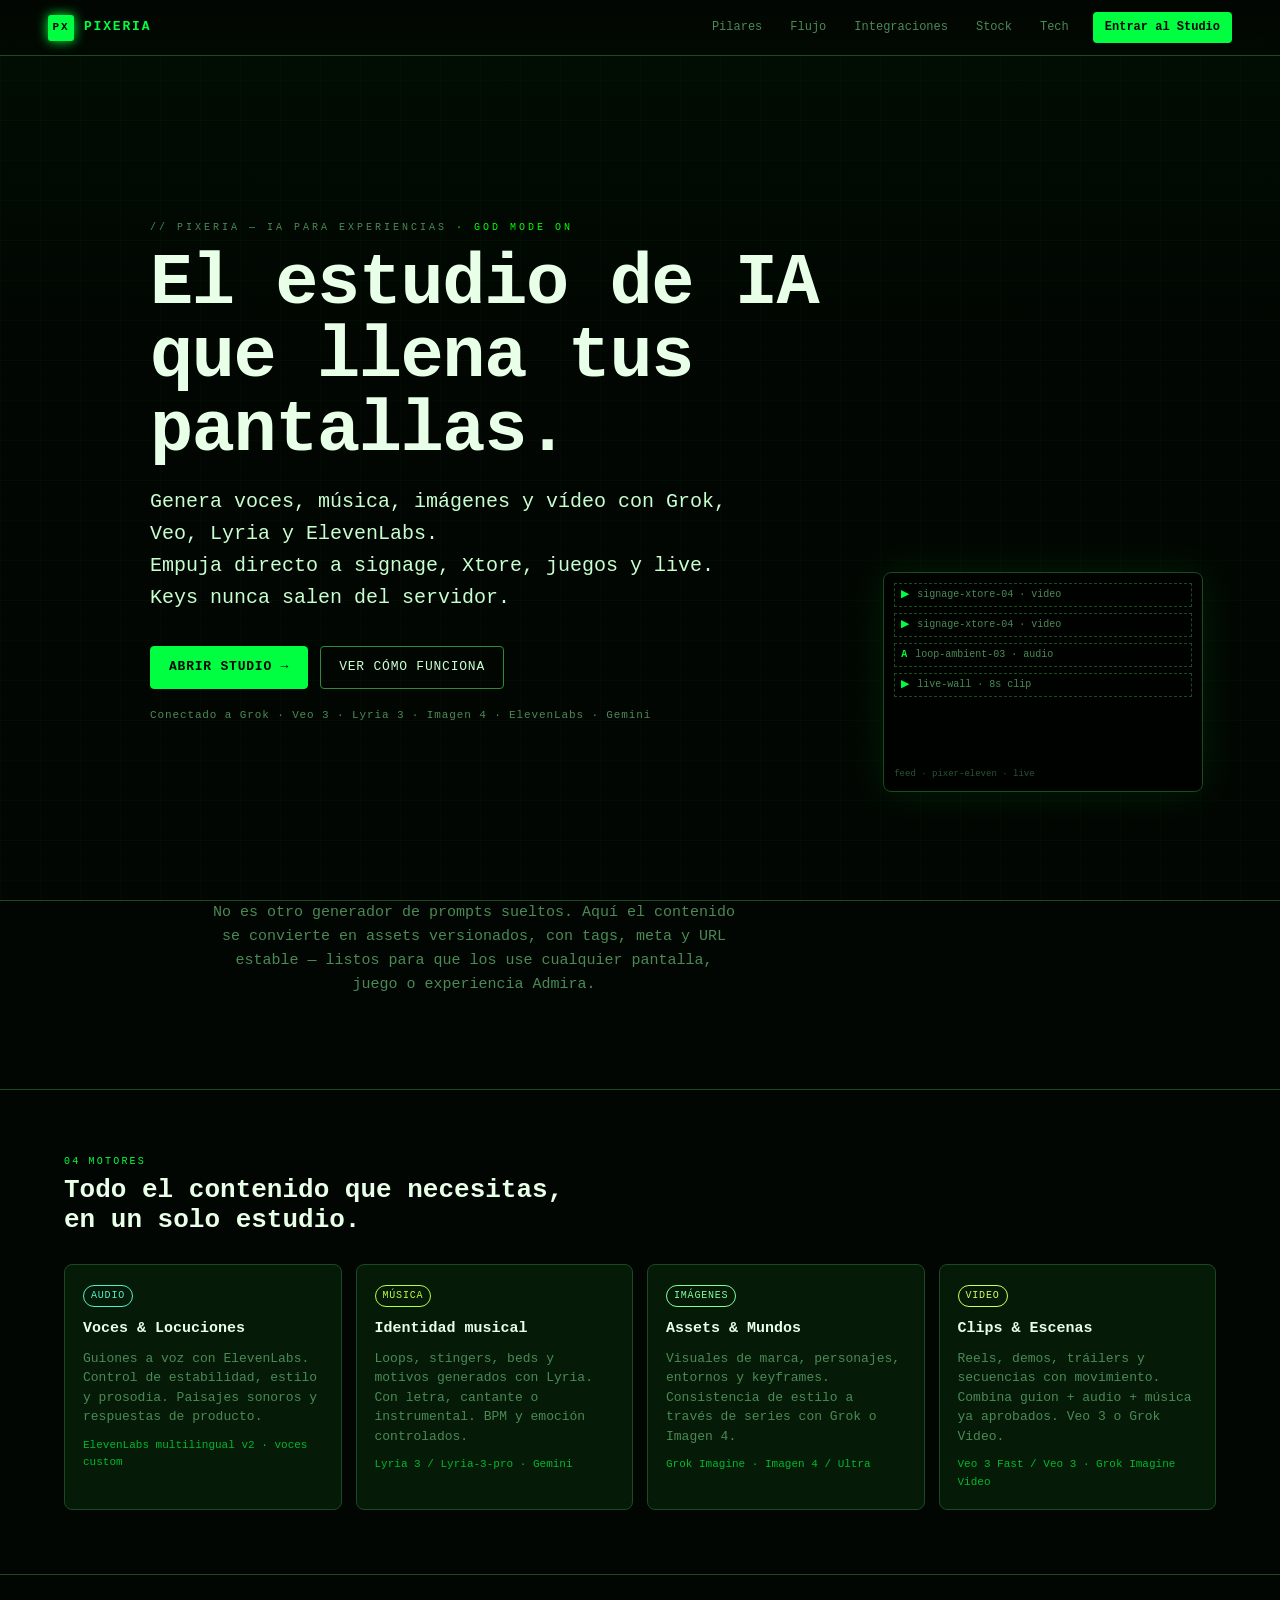
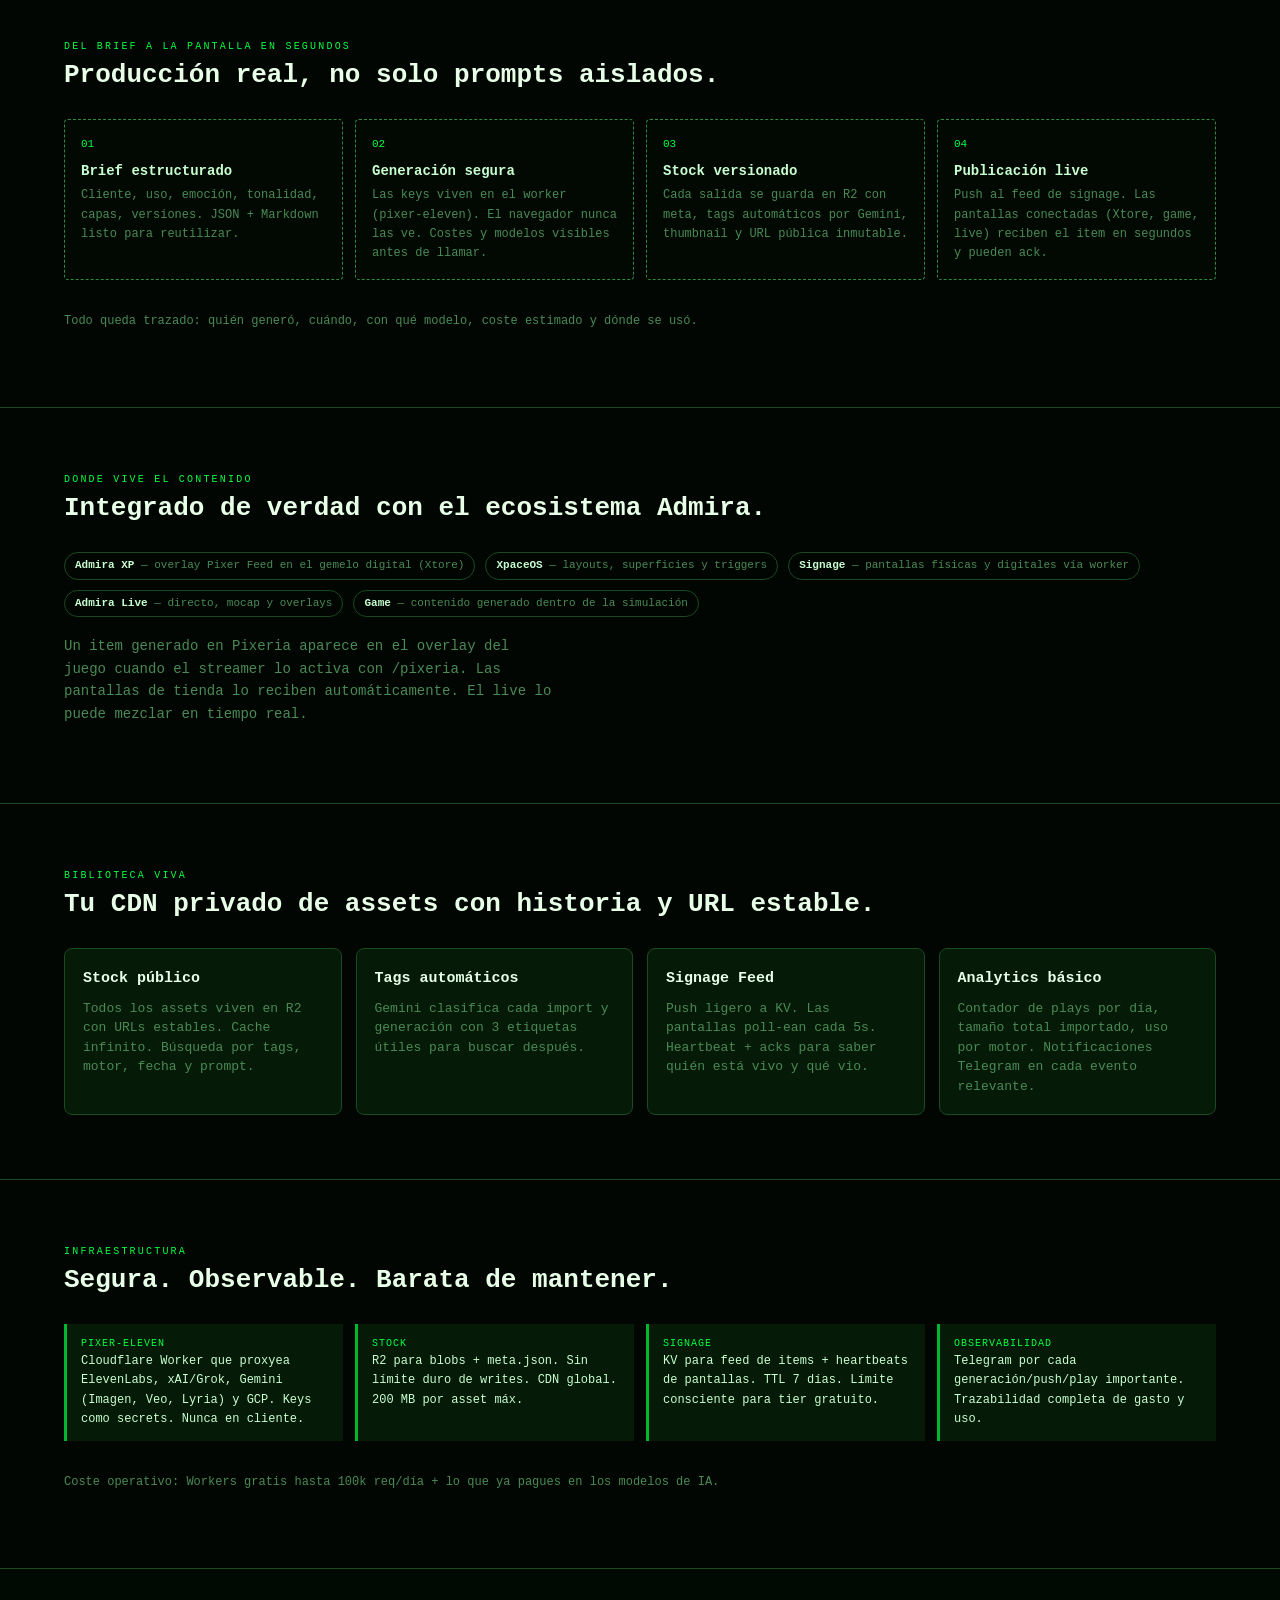
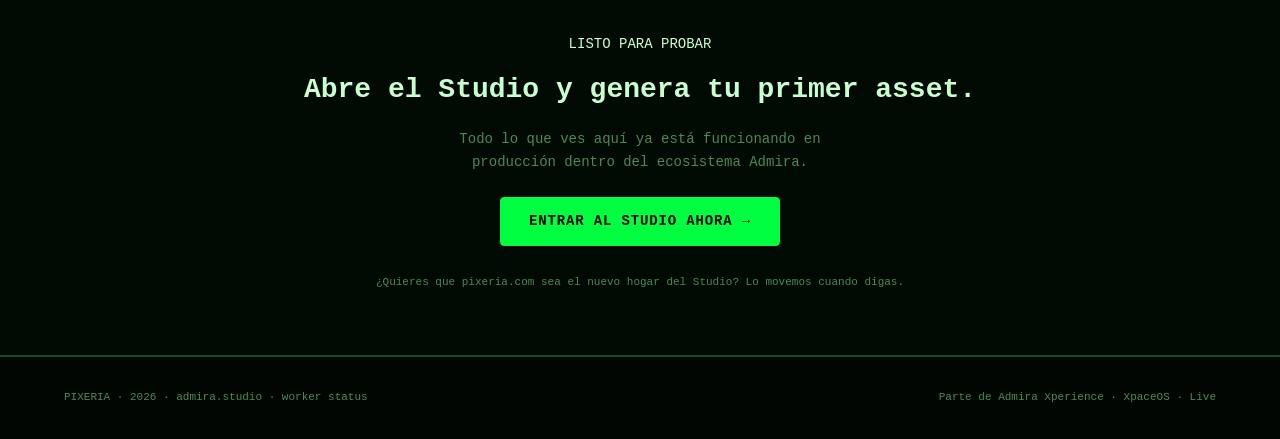
<file: tools/index.html>
<!doctype html>
<html lang="es">
<head>
  <meta charset="utf-8" />
  <meta name="viewport" content="width=device-width, initial-scale=1" />
  <title>PIXERIA · Estudio de IA para experiencias</title>
  <meta name="description" content="Genera audio, música, imágenes y vídeo con IA. Publica en tiempo real a signage, juegos, pantallas live y Admira XP. Pixeria es el estudio que da vida al contenido de tus experiencias." />
  <meta property="og:title" content="PIXERIA" />
  <meta property="og:description" content="El estudio de IA que genera el contenido que aparece en pantallas, juegos y experiencias en vivo." />
  <meta property="og:type" content="website" />
  <meta property="og:url" content="https://pixeria.com/tools/" />
  <link rel="icon" href="data:image/svg+xml,<svg xmlns=%22http://www.w3.org/2000/svg%22 viewBox=%220 0 100 100%22><text y=%22.9em%22 font-size=%2290%22>🟢</text></svg>">
  <link rel="manifest" href="site.webmanifest">
  <meta name="theme-color" content="#00ff41">
  <link rel="stylesheet" href="assets/styles.css" />
</head>
<body>
  <header class="site-header">
    <a class="brand" href="#top" aria-label="Pixeria home">
      <span class="brand-mark">PX</span>
      <span>PIXERIA</span>
    </a>
    <nav class="nav-links" aria-label="Principal">
      <a href="#pilares">Pilares</a>
      <a href="#flujo">Flujo</a>
      <a href="#integraciones">Integraciones</a>
      <a href="#stock">Stock</a>
      <a href="#tech">Tech</a>
      <a class="nav-cta" href="https://www.admira.studio" target="_blank" rel="noopener">Entrar al Studio</a>
    </nav>
  </header>

  <main id="top">
    <!-- HERO -->
    <section class="hero">
      <div class="hero-inner">
        <div class="eyebrow">// PIXERIA — IA PARA EXPERIENCIAS <span style="color:#0f0">· God Mode ON</span></div>
        <h1>El estudio de IA<br>que llena tus pantallas.</h1>
        <p class="tagline">
          Genera voces, música, imágenes y vídeo con Grok, Veo, Lyria y ElevenLabs.<br>
          Empuja directo a signage, Xtore, juegos y live. Keys nunca salen del servidor.
        </p>
        <div class="hero-actions">
          <a class="btn primary" href="https://www.admira.studio" target="_blank" rel="noopener">Abrir Studio →</a>
          <a class="btn" href="#flujo">Ver cómo funciona</a>
        </div>
        <div class="muted" style="margin-top:18px;font-size:11px;letter-spacing:.08em;">
          Conectado a Grok · Veo 3 · Lyria 3 · Imagen 4 · ElevenLabs · Gemini
        </div>
      </div>

      <!-- mini feed visual (desktop) -->
      <div class="hero-visual" aria-hidden="true">
        <div class="feed-sim">
          <div class="row"><span class="k">▶</span><span class="t">signage-xtore-04 · video</span></div>
          <div class="row"><span class="k">▶</span><span class="t">game · Pixer · imagen nueva</span></div>
          <div class="row"><span class="k">A</span><span class="t">loop-ambient-03 · audio</span></div>
          <div class="row"><span class="k">▶</span><span class="t">live-wall · 8s clip</span></div>
          <div style="margin-top:auto;font-size:9px;opacity:.6;">feed · pixer-eleven · live</div>
        </div>
      </div>
    </section>

    <!-- STATEMENT -->
    <section class="section" style="padding-top:0;">
      <div class="section-head center">
        <p style="max-width:58ch;margin:0 auto;font-size:15px;">
          No es otro generador de prompts sueltos. Aquí el contenido se convierte en assets versionados,
          con tags, meta y URL estable — listos para que los use cualquier pantalla, juego o experiencia Admira.
        </p>
      </div>
    </section>

    <!-- PILARES -->
    <section id="pilares" class="section">
      <div class="section-head">
        <div class="kicker">04 MOTORES</div>
        <h2>Todo el contenido que necesitas,<br>en un solo estudio.</h2>
      </div>
      <div class="grid-4">
        <a class="card" href="https://www.admira.studio/audio.html" target="_blank" rel="noopener">
          <span class="badge audio">AUDIO</span>
          <h3>Voces &amp; Locuciones</h3>
          <p>Guiones a voz con ElevenLabs. Control de estabilidad, estilo y prosodia. Paisajes sonoros y respuestas de producto.</p>
          <small>ElevenLabs multilingual v2 · voces custom</small>
        </a>
        <a class="card" href="https://www.admira.studio/musica.html" target="_blank" rel="noopener">
          <span class="badge music">MÚSICA</span>
          <h3>Identidad musical</h3>
          <p>Loops, stingers, beds y motivos generados con Lyria. Con letra, cantante o instrumental. BPM y emoción controlados.</p>
          <small>Lyria 3 / Lyria-3-pro · Gemini</small>
        </a>
        <a class="card" href="https://www.admira.studio/imagenes.html" target="_blank" rel="noopener">
          <span class="badge image">IMÁGENES</span>
          <h3>Assets &amp; Mundos</h3>
          <p>Visuales de marca, personajes, entornos y keyframes. Consistencia de estilo a través de series con Grok o Imagen 4.</p>
          <small>Grok Imagine · Imagen 4 / Ultra</small>
        </a>
        <a class="card" href="https://www.admira.studio/video.html" target="_blank" rel="noopener">
          <span class="badge video">VIDEO</span>
          <h3>Clips &amp; Escenas</h3>
          <p>Reels, demos, tráilers y secuencias con movimiento. Combina guion + audio + música ya aprobados. Veo 3 o Grok Video.</p>
          <small>Veo 3 Fast / Veo 3 · Grok Imagine Video</small>
        </a>
      </div>
    </section>

    <!-- FLUJO -->
    <section id="flujo" class="section">
      <div class="section-head">
        <div class="kicker">DEL BRIEF A LA PANTALLA EN SEGUNDOS</div>
        <h2>Producción real, no solo prompts aislados.</h2>
      </div>
      <div class="flow">
        <div class="step">
          <div class="num">01</div>
          <h4>Brief estructurado</h4>
          <p>Cliente, uso, emoción, tonalidad, capas, versiones. JSON + Markdown listo para reutilizar.</p>
        </div>
        <div class="step">
          <div class="num">02</div>
          <h4>Generación segura</h4>
          <p>Las keys viven en el worker (pixer-eleven). El navegador nunca las ve. Costes y modelos visibles antes de llamar.</p>
        </div>
        <div class="step">
          <div class="num">03</div>
          <h4>Stock versionado</h4>
          <p>Cada salida se guarda en R2 con meta, tags automáticos por Gemini, thumbnail y URL pública inmutable.</p>
        </div>
        <div class="step">
          <div class="num">04</div>
          <h4>Publicación live</h4>
          <p>Push al feed de signage. Las pantallas conectadas (Xtore, game, live) reciben el item en segundos y pueden ack.</p>
        </div>
      </div>
      <p class="muted mt4" style="font-size:12px;">
        Todo queda trazado: quién generó, cuándo, con qué modelo, coste estimado y dónde se usó.
      </p>
    </section>

    <!-- INTEGRACIONES -->
    <section id="integraciones" class="section">
      <div class="section-head">
        <div class="kicker">DONDE VIVE EL CONTENIDO</div>
        <h2>Integrado de verdad con el ecosistema Admira.</h2>
      </div>
      <div class="logos">
        <span class="pill"><strong>Admira XP</strong> — overlay Pixer Feed en el gemelo digital (Xtore)</span>
        <span class="pill"><strong>XpaceOS</strong> — layouts, superficies y triggers</span>
        <span class="pill"><strong>Signage</strong> — pantallas físicas y digitales vía worker</span>
        <span class="pill"><strong>Admira Live</strong> — directo, mocap y overlays</span>
        <span class="pill"><strong>Game</strong> — contenido generado dentro de la simulación</span>
      </div>
      <p class="muted" style="margin-top:18px;max-width:58ch;">
        Un item generado en Pixeria aparece en el overlay del juego cuando el streamer lo activa con <span class="mono">/pixeria</span>.
        Las pantallas de tienda lo reciben automáticamente. El live lo puede mezclar en tiempo real.
      </p>
    </section>

    <!-- STOCK + SIGNAGE -->
    <section id="stock" class="section">
      <div class="section-head">
        <div class="kicker">BIBLIOTECA VIVA</div>
        <h2>Tu CDN privado de assets con historia y URL estable.</h2>
      </div>
      <div class="grid-4">
        <div class="card">
          <h3>Stock público</h3>
          <p>Todos los assets viven en R2 con URLs estables. Cache infinito. Búsqueda por tags, motor, fecha y prompt.</p>
        </div>
        <div class="card">
          <h3>Tags automáticos</h3>
          <p>Gemini clasifica cada import y generación con 3 etiquetas útiles para buscar después.</p>
        </div>
        <div class="card">
          <h3>Signage Feed</h3>
          <p>Push ligero a KV. Las pantallas poll-ean cada 5s. Heartbeat + acks para saber quién está vivo y qué vio.</p>
        </div>
        <div class="card">
          <h3>Analytics básico</h3>
          <p>Contador de plays por día, tamaño total importado, uso por motor. Notificaciones Telegram en cada evento relevante.</p>
        </div>
      </div>
    </section>

    <!-- TECH -->
    <section id="tech" class="section">
      <div class="section-head">
        <div class="kicker">INFRAESTRUCTURA</div>
        <h2>Segura. Observable. Barata de mantener.</h2>
      </div>
      <div class="tech-grid">
        <div class="tech-item">
          <div class="label">PIXER-ELEVEN</div>
          <div>Cloudflare Worker que proxyea ElevenLabs, xAI/Grok, Gemini (Imagen, Veo, Lyria) y GCP. Keys como secrets. Nunca en cliente.</div>
        </div>
        <div class="tech-item">
          <div class="label">STOCK</div>
          <div>R2 para blobs + meta.json. Sin límite duro de writes. CDN global. 200 MB por asset máx.</div>
        </div>
        <div class="tech-item">
          <div class="label">SIGNAGE</div>
          <div>KV para feed de items + heartbeats de pantallas. TTL 7 días. Límite consciente para tier gratuito.</div>
        </div>
        <div class="tech-item">
          <div class="label">OBSERVABILIDAD</div>
          <div>Telegram por cada generación/push/play importante. Trazabilidad completa de gasto y uso.</div>
        </div>
      </div>
      <p class="muted mt4" style="font-size:12px;">
        Coste operativo: Workers gratis hasta 100k req/día + lo que ya pagues en los modelos de IA.
      </p>
    </section>

    <!-- FINAL CTA -->
    <section class="section" style="background:rgba(0,255,65,0.02);border-bottom:1px solid var(--line);">
      <div style="max-width:720px;margin:0 auto;text-align:center;">
        <div class="kicker">LISTO PARA PROBAR</div>
        <h2 style="font-size:28px;margin:12px 0 16px;">Abre el Studio y genera tu primer asset.</h2>
        <p class="muted" style="max-width:46ch;margin:0 auto 24px;">
          Todo lo que ves aquí ya está funcionando en producción dentro del ecosistema Admira.
        </p>
        <a class="btn primary" style="font-size:14px;padding:12px 28px;" href="https://www.admira.studio" target="_blank" rel="noopener">Entrar al Studio ahora →</a>
        <div style="margin-top:28px;font-size:11px;color:var(--muted);">
          ¿Quieres que pixeria.com sea el nuevo hogar del Studio? Lo movemos cuando digas.
        </div>
      </div>
    </section>
  </main>

  <footer>
    <div>
      PIXERIA · 2026 · <a href="https://www.admira.studio" target="_blank" rel="noopener">admira.studio</a>
      · <a href="https://pixer-eleven.csilvasantin.workers.dev/healthz" target="_blank" rel="noopener">worker status</a>
    </div>
    <div>
      Parte de <a href="https://www.admira.app" target="_blank" rel="noopener">Admira Xperience</a>
      · <a href="https://www.xpaceos.com" target="_blank" rel="noopener">XpaceOS</a>
      · <a href="https://www.admira.live" target="_blank" rel="noopener">Live</a>
    </div>
  </footer>

  <script>
    // Live-ish feed simulation in the hero visual (desktop only)
    (function(){
      const box = document.querySelector('.hero-visual .feed-sim');
      if(!box) return;
      const samples = [
        {k:'▶', t:'signage-xtore-04 · video'},
        {k:'I', t:'studio-hero-v3 · imagen'},
        {k:'A', t:'bed-night-07 · audio'},
        {k:'▶', t:'game-feed · clip 8s'},
        {k:'M', t:'motivo-victory · music'},
        {k:'▶', t:'live-wall · veo-reel'},
      ];
      let idx = 0;
      setInterval(() => {
        const rows = box.querySelectorAll('.row');
        if(rows.length < 3) return;
        const r = rows[1]; // middle row cycles
        const s = samples[(idx++) % samples.length];
        r.innerHTML = `<span class="k">${s.k}</span><span class="t">${s.t}</span>`;
      }, 1850);
    })();

    // Simple enhancement: click en cualquier card de pilar resalta brevemente
    document.querySelectorAll('.card').forEach(card => {
      card.addEventListener('click', () => {
        card.style.transition = 'none';
        card.style.boxShadow = '0 0 0 1px #00ff41';
        setTimeout(() => {
          card.style.transition = '';
          card.style.boxShadow = '';
        }, 420);
      });
    });

    // Easter: pulsa P cinco veces para un flash matrix
    let pCount = 0;
    document.addEventListener('keydown', (e) => {
      if (e.key.toLowerCase() === 'p') {
        pCount++;
        if (pCount === 5) {
          document.body.style.filter = 'hue-rotate(80deg) saturate(1.1)';
          setTimeout(() => { document.body.style.filter = ''; pCount=0; }, 1400);
        }
      } else {
        pCount = 0;
      }
    });

    // Console signature
    console.log('%c[PIXERIA] landing · matrix green · https://pixeria.com/tools', 'color:#2f8a3e;font-size:9px');
  </script>

  <!-- GOD MODE: editable texts like a real text editor -->
  <script>
    (function() {
      let godActive = false;
      let godUI = null;
      const STORAGE_KEY = 'pixeria-god-edits-v1';

      const EDITABLE_SELECTORS = [
        'h1', 'h2', 'h3', 'h4',
        'p', '.tagline', '.eyebrow', '.kicker',
        'small', '.muted', '.pill', '.tech-item',
        '.step p', '.card p', '.card h3',
        '.section-head p', '.hero-copy'
      ].join(',');

      function makeEditable(el) {
        if (el.closest('a') && !el.closest('.card')) return; // don't break main CTAs
        el.setAttribute('contenteditable', 'true');
        el.setAttribute('spellcheck', 'true');
      }

      function removeEditable(el) {
        el.removeAttribute('contenteditable');
        el.removeAttribute('spellcheck');
      }

      function applyEditability(on) {
        const els = document.querySelectorAll(EDITABLE_SELECTORS);
        els.forEach(el => {
          if (on) makeEditable(el);
          else removeEditable(el);
        });
      }

      function createGodUI() {
        if (godUI) return godUI;

        godUI = document.createElement('div');
        godUI.className = 'god-ui';
        godUI.innerHTML = `
          <div class="god-ui-head">
            <span>⚡ GOD MODE</span>
            <span class="god-close" title="Exit (Esc)">✕</span>
          </div>
          <div class="god-actions">
            <button data-action="export">⬇ Export HTML</button>
            <button data-action="copy">⎘ Copy HTML</button>
            <button data-action="reset">↺ Reset</button>
            <button data-action="exit">Exit</button>
          </div>
          <div class="god-hint">Edit any text directly • Changes are live • Export to commit</div>
        `;

        godUI.querySelector('.god-close').addEventListener('click', () => toggleGod(false));

        godUI.addEventListener('click', (e) => {
          const btn = e.target.closest('button');
          if (!btn) return;
          const action = btn.dataset.action;
          if (action === 'export') exportHTML();
          if (action === 'copy') copyHTML();
          if (action === 'reset') resetEdits();
          if (action === 'exit') toggleGod(false);
        });

        document.body.appendChild(godUI);
        return godUI;
      }

      function showGodUI() {
        const ui = createGodUI();
        ui.style.display = 'flex';
      }

      function hideGodUI() {
        if (godUI) godUI.style.display = 'none';
      }

      function exportHTML() {
        const html = '<!doctype html>\n' + document.documentElement.outerHTML;
        const blob = new Blob([html], { type: 'text/html;charset=utf-8' });
        const url = URL.createObjectURL(blob);
        const a = document.createElement('a');
        a.href = url;
        a.download = 'pixeria-tools-index.html';
        document.body.appendChild(a);
        a.click();
        document.body.removeChild(a);
        URL.revokeObjectURL(url);
      }

      function copyHTML() {
        const html = '<!doctype html>\n' + document.documentElement.outerHTML;
        navigator.clipboard.writeText(html).then(() => {
          const btns = document.querySelectorAll('.god-ui button');
          btns.forEach(b => {
            if (b.textContent.includes('Copy')) {
              const old = b.textContent;
              b.textContent = '✅ Copied!';
              setTimeout(() => { b.textContent = old; }, 1400);
            }
          });
        }).catch(() => {
          const ta = document.createElement('textarea');
          ta.value = html;
          document.body.appendChild(ta);
          ta.select();
          document.execCommand('copy');
          document.body.removeChild(ta);
          alert('HTML copiado al portapapeles');
        });
      }

      function resetEdits() {
        if (confirm('¿Resetear todos los textos editados?')) {
          localStorage.removeItem(STORAGE_KEY);
          location.reload();
        }
      }

      function saveEdits() {
        try {
          const data = {};
          const main = document.querySelector('main');
          if (main) data.main = main.innerHTML;

          const header = document.querySelector('.site-header');
          if (header) data.header = header.innerHTML;

          const footer = document.querySelector('footer');
          if (footer) data.footer = footer.innerHTML;

          localStorage.setItem(STORAGE_KEY, JSON.stringify(data));
        } catch(e) {}
      }

      function restoreEdits() {
        try {
          const raw = localStorage.getItem(STORAGE_KEY);
          if (!raw) return;

          const data = JSON.parse(raw);
          if (data.main) {
            const main = document.querySelector('main');
            if (main) main.innerHTML = data.main;
          }
          if (data.header) {
            const h = document.querySelector('.site-header');
            if (h) h.innerHTML = data.header;
          }
          if (data.footer) {
            const f = document.querySelector('footer');
            if (f) f.innerHTML = data.footer;
          }
        } catch(e) {}
      }

      function toggleGod(force) {
        godActive = (typeof force === 'boolean') ? force : !godActive;
        const body = document.body;

        if (godActive) {
          body.classList.add('god-mode');
          applyEditability(true);

          restoreEdits();
          applyEditability(true);

          showGodUI();

          body.addEventListener('input', saveEdits, { capture: true });

          console.log('%c[GOD] Edit mode active. Edit texts freely. Use Export button to get updated file.', 'color:#0f0');
        } else {
          body.classList.remove('god-mode');
          applyEditability(false);
          hideGodUI();
          saveEdits();
        }
      }

      document.addEventListener('keydown', (e) => {
        if ((e.ctrlKey || e.metaKey) && e.shiftKey && e.key.toLowerCase() === 'g') {
          e.preventDefault();
          toggleGod();
        }
        if (godActive && e.key === 'Escape') {
          toggleGod(false);
        }
      });

      let brandClicks = 0;
      let brandTimer = null;
      const brand = document.querySelector('.brand');
      if (brand) {
        brand.addEventListener('click', (e) => {
          brandClicks++;
          clearTimeout(brandTimer);
          brandTimer = setTimeout(() => { brandClicks = 0; }, 1200);

          if (brandClicks >= 4) {
            brandClicks = 0;
            toggleGod();
          }
        });
      }

      let godBuffer = '';
      document.addEventListener('keypress', (e) => {
        if (godActive) return;
        godBuffer += e.key.toLowerCase();
        if (godBuffer.length > 4) godBuffer = godBuffer.slice(-4);
        if (godBuffer === 'god ') {
          godBuffer = '';
          toggleGod(true);
        }
      });

      console.log('%c[PIXERIA] God mode: Ctrl+Shift+G or click brand 4× fast or type "god " to edit texts live', 'color:#2f8a3e');

      window.togglePixeriaGod = toggleGod;
    })();
  </script>
</body>
</html>
</file>
<file: tools/assets/styles.css>
:root {
  color-scheme: dark;
  --bg: #020602;
  --bg-elev: #061a08;
  --panel: #0a2410;
  --ink: #c8ffd0;
  --ink-bright: #e8ffe8;
  --muted: #4a8a55;
  --line: #1a4a22;
  --line-bright: #2f8a3e;
  --accent: #00ff41;
  --accent-dim: #00b82e;
  --audio: #4df0c8;
  --music: #b5ff3c;
  --image: #7dff9e;
  --video: #d4ff5a;
  --glow: 0 0 8px currentColor;

  --space-1: 4px;
  --space-2: 8px;
  --space-3: 14px;
  --space-4: 22px;
  --space-5: 36px;
  --space-6: 56px;

  --radius-sm: 4px;
  --radius-md: 8px;
  --radius-lg: 14px;
}

* { box-sizing: border-box; }

html {
  scroll-behavior: smooth;
}

body {
  margin: 0;
  font-family: "JetBrains Mono", "IBM Plex Mono", ui-monospace, SFMono-Regular, Menlo, Consolas, monospace;
  background: var(--bg);
  color: var(--ink);
  line-height: 1.6;
  font-size: 14px;
  -webkit-font-smoothing: antialiased;
  overflow-x: hidden;
}

a { color: inherit; text-decoration: none; }
a:hover { color: var(--accent); }

::selection { background: var(--accent); color: var(--bg); }

/* Subtle matrix scan + grid */
body::before {
  content: "";
  position: fixed;
  inset: 0;
  z-index: -2;
  pointer-events: none;
  background:
    linear-gradient(180deg, rgba(0,255,65,0.035) 0%, transparent 40%),
    repeating-linear-gradient(90deg, rgba(0,255,65,0.025) 0 1px, transparent 1px 40px),
    repeating-linear-gradient(180deg, rgba(0,255,65,0.025) 0 1px, transparent 1px 40px);
}
body::after {
  content: "";
  position: fixed;
  inset: 0;
  z-index: -1;
  pointer-events: none;
  background: repeating-linear-gradient(
    180deg,
    rgba(0,255,65,0.025) 0px,
    rgba(0,255,65,0.025) 1px,
    transparent 1px,
    transparent 3px
  );
  mix-blend-mode: overlay;
}

/* Header / Nav */
.site-header {
  position: fixed;
  top: 0;
  left: 0;
  right: 0;
  z-index: 100;
  display: flex;
  align-items: center;
  justify-content: space-between;
  padding: 12px clamp(16px, 4vw, 48px);
  background: linear-gradient(180deg, rgba(2,6,2,0.92), rgba(2,6,2,0.7));
  border-bottom: 1px solid var(--line);
  backdrop-filter: blur(12px);
}
.brand {
  display: inline-flex;
  align-items: center;
  gap: 10px;
  font-size: 13px;
  letter-spacing: 0.14em;
  text-transform: uppercase;
  font-weight: 700;
  color: var(--accent);
}
.brand-mark {
  display: inline-flex;
  align-items: center;
  justify-content: center;
  width: 26px;
  height: 26px;
  background: var(--accent);
  color: var(--bg);
  font-size: 11px;
  font-weight: 800;
  border-radius: 3px;
  box-shadow: 0 0 12px var(--accent);
}
.nav-links {
  display: flex;
  gap: 4px;
  align-items: center;
}
.nav-links a {
  padding: 6px 12px;
  font-size: 12px;
  color: var(--muted);
  border-radius: var(--radius-sm);
  transition: all .12s ease;
}
.nav-links a:hover {
  color: var(--ink-bright);
  background: rgba(0,255,65,0.06);
}
.nav-links .nav-cta {
  color: var(--bg);
  background: var(--accent);
  font-weight: 700;
  margin-left: 8px;
}
.nav-links .nav-cta:hover {
  filter: brightness(1.15);
  color: var(--bg);
}

@media (max-width: 720px) {
  .nav-links { gap: 2px; }
  .nav-links a { padding: 6px 8px; font-size: 11px; }
  .nav-links .nav-cta { margin-left: 4px; }
}

/* Hero */
.hero {
  min-height: 100svh;
  display: flex;
  align-items: center;
  padding: 92px clamp(16px, 5vw, 72px) 48px;
  position: relative;
}
.hero-inner {
  max-width: 980px;
  margin: 0 auto;
}
.eyebrow {
  font-size: 10px;
  letter-spacing: 0.3em;
  text-transform: uppercase;
  color: var(--muted);
  margin-bottom: 12px;
}
.hero h1 {
  font-size: clamp(42px, 7vw, 72px);
  line-height: 1.02;
  letter-spacing: -0.02em;
  margin: 0 0 18px;
  color: var(--ink-bright);
}
.hero .tagline {
  font-size: clamp(16px, 2.2vw, 20px);
  max-width: 620px;
  color: var(--ink);
  margin: 0 0 32px;
}
.hero-actions {
  display: flex;
  gap: 12px;
  flex-wrap: wrap;
}
.btn {
  display: inline-flex;
  align-items: center;
  justify-content: center;
  gap: 8px;
  padding: 10px 18px;
  font-size: 13px;
  font-family: inherit;
  border-radius: var(--radius-sm);
  border: 1px solid var(--line-bright);
  background: transparent;
  color: var(--ink);
  cursor: pointer;
  transition: all .12s ease;
  text-transform: uppercase;
  letter-spacing: .06em;
}
.btn:hover {
  border-color: var(--accent);
  color: var(--accent);
  box-shadow: 0 0 0 1px rgba(0,255,65,0.3);
}
.btn.primary {
  background: var(--accent);
  color: var(--bg);
  border-color: var(--accent);
  font-weight: 700;
}
.btn.primary:hover {
  filter: brightness(1.1);
  color: var(--bg);
  box-shadow: 0 0 24px rgba(0,255,65,0.5);
}
.btn.secondary {
  background: rgba(0,255,65,0.06);
}

/* Visual hero accent */
.hero-visual {
  position: absolute;
  right: 6%;
  bottom: 12%;
  width: 320px;
  height: 220px;
  border: 1px solid var(--line);
  background: rgba(0,0,0,0.6);
  border-radius: var(--radius-md);
  overflow: hidden;
  box-shadow: 0 0 40px rgba(0,255,65,0.1);
  display: none;
}
@media (min-width: 960px) {
  .hero-visual { display: block; }
}
.hero-visual .feed-sim {
  font-size: 10px;
  padding: 10px;
  height: 100%;
  display: flex;
  flex-direction: column;
  gap: 6px;
  color: var(--muted);
}
.feed-sim .row {
  display: flex;
  gap: 8px;
  align-items: center;
  padding: 3px 6px;
  border: 1px dashed var(--line);
}
.feed-sim .row .k { color: var(--accent); font-weight: 700; }
.feed-sim .row .t { flex: 1; white-space: nowrap; overflow: hidden; text-overflow: ellipsis; }

/* Sections */
.section {
  padding: 64px clamp(16px, 5vw, 72px);
  border-top: 1px solid var(--line);
}
.section-head {
  max-width: 820px;
  margin-bottom: 28px;
}
.section-head .kicker {
  font-size: 10px;
  letter-spacing: 0.22em;
  text-transform: uppercase;
  color: var(--accent);
}
.section-head h2 {
  font-size: 26px;
  line-height: 1.15;
  margin: 6px 0 8px;
  color: var(--ink-bright);
}
.section-head p {
  color: var(--muted);
  max-width: 56ch;
}

.grid-4 {
  display: grid;
  grid-template-columns: repeat(auto-fit, minmax(220px, 1fr));
  gap: 14px;
}
.card {
  background: var(--bg-elev);
  border: 1px solid var(--line);
  border-radius: var(--radius-md);
  padding: 18px;
  transition: transform .12s ease, border-color .12s ease, box-shadow .12s ease;
}
.card:hover {
  transform: translateY(-2px);
  border-color: var(--accent-dim);
  box-shadow: 0 12px 30px rgba(0,0,0,0.4);
}
.card .badge {
  display: inline-block;
  font-size: 10px;
  padding: 2px 7px;
  border-radius: 999px;
  margin-bottom: 10px;
  letter-spacing: .08em;
  border: 1px solid currentColor;
}
.card .badge.audio { color: var(--audio); }
.card .badge.music { color: var(--music); }
.card .badge.image { color: var(--image); }
.card .badge.video { color: var(--video); }
.card h3 {
  margin: 0 0 8px;
  font-size: 15px;
  color: var(--ink-bright);
}
.card p {
  margin: 0;
  font-size: 13px;
  color: var(--muted);
  line-height: 1.5;
}
.card small {
  display: block;
  margin-top: 10px;
  color: var(--accent-dim);
  font-size: 11px;
}

/* Flow */
.flow {
  display: grid;
  grid-template-columns: repeat(auto-fit, minmax(180px, 1fr));
  gap: 12px;
}
.step {
  padding: 16px;
  border: 1px dashed var(--line-bright);
  border-radius: var(--radius-sm);
  background: rgba(0,255,65,0.015);
}
.step .num {
  font-family: var(--accent);
  font-size: 11px;
  color: var(--accent);
}
.step h4 {
  margin: 6px 0 4px;
  font-size: 14px;
}
.step p {
  margin: 0;
  font-size: 12px;
  color: var(--muted);
}

/* Integrations */
.logos {
  display: flex;
  flex-wrap: wrap;
  gap: 10px;
}
.pill {
  font-size: 11px;
  padding: 4px 10px;
  border: 1px solid var(--line);
  border-radius: 999px;
  color: var(--muted);
  white-space: nowrap;
}
.pill strong { color: var(--ink); }

/* Tech */
.tech-grid {
  display: grid;
  grid-template-columns: repeat(auto-fit, minmax(240px, 1fr));
  gap: 12px;
}
.tech-item {
  font-size: 12px;
  padding: 12px 14px;
  border-left: 3px solid var(--accent-dim);
  background: var(--bg-elev);
}
.tech-item .label { color: var(--accent); font-size: 10px; letter-spacing: .1em; }

/* Footer */
footer {
  padding: 32px clamp(16px, 5vw, 72px);
  border-top: 1px solid var(--line);
  font-size: 11px;
  color: var(--muted);
  display: flex;
  flex-wrap: wrap;
  gap: 16px;
  justify-content: space-between;
  align-items: center;
}
footer a {
  color: var(--muted);
}
footer a:hover { color: var(--accent); }

/* Utility */
.mono { font-family: inherit; }
.muted { color: var(--muted); }
.center { text-align: center; }
.mt4 { margin-top: 32px; }

/* Responsive tweaks */
@media (max-width: 640px) {
  .hero { padding-top: 78px; min-height: 92svh; }
  .section { padding: 44px 16px; }
  .hero h1 { font-size: 38px; }
}

/* === GOD MODE (editable texts like a text editor) === */
.god-mode [contenteditable="true"] {
  outline: 2px dashed var(--accent);
  outline-offset: 3px;
  background: rgba(0, 255, 65, 0.07);
  cursor: text;
  min-height: 1em;
}
.god-mode [contenteditable="true"]:focus {
  outline: 2px solid var(--accent);
  background: rgba(0, 255, 65, 0.12);
}

.god-ui {
  position: fixed;
  bottom: 16px;
  right: 16px;
  z-index: 999999;
  background: #000;
  color: var(--accent);
  font-family: "JetBrains Mono", ui-monospace, monospace;
  font-size: 11px;
  padding: 8px 12px;
  border: 1px solid var(--accent);
  border-radius: 4px;
  box-shadow: 0 0 30px rgba(0,255,65,.4);
  display: flex;
  flex-direction: column;
  gap: 6px;
  min-width: 220px;
}

.god-ui-head {
  display: flex;
  align-items: center;
  justify-content: space-between;
  font-weight: 700;
  letter-spacing: 0.05em;
}

.god-ui .god-actions {
  display: flex;
  flex-wrap: wrap;
  gap: 4px;
}

.god-ui button {
  font-family: inherit;
  font-size: 10px;
  padding: 3px 8px;
  background: transparent;
  color: var(--accent);
  border: 1px solid var(--accent);
  border-radius: 2px;
  cursor: pointer;
  transition: all .1s;
}

.god-ui button:hover {
  background: var(--accent);
  color: #000;
}

.god-ui .god-hint {
  font-size: 9px;
  opacity: .6;
  margin-top: 4px;
}
</file>
